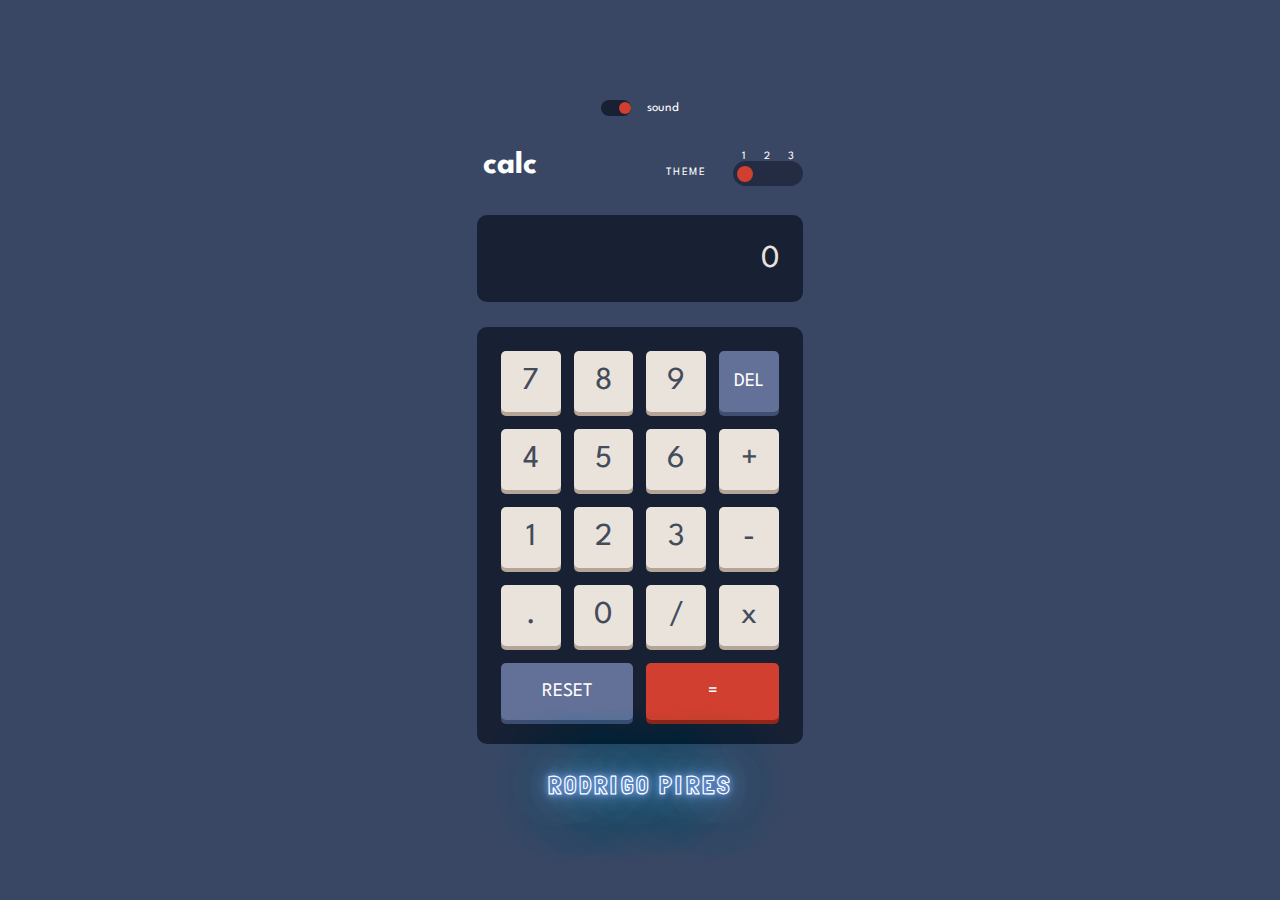
<file: index.html>
<!DOCTYPE html>
<html lang="pt-br">

<head>
  <meta charset="UTF-8">
  <meta name="viewport" content="width=device-width, initial-scale=1.0">
  <!-- displays site properly based on user's device -->

  <link rel="icon" type="image/png" sizes="32x32" href="./images/favicon-32x32.png">
  <link rel="stylesheet" href="./css/style.css">

  <title>Frontend Mentor | Calculator app</title>


</head>

<body>

  <main class="container">

    <div class="range">
      <input type="range" name="range__sound" id="range__sound" value="1" min="0" max="1" class="range__sound">
      <label for="range__sound" class="range__label">sound</label>
    </div>

    <header class="init">
      <h3 class="init__text">calc</h3>
      <label for="init__theme" class="init__label">THEME</label>

      <div class="init__themes">
        <div class="init__numbers">
          <span>1</span>
          <span>2</span>
          <span>3</span>
        </div>

        <input type="range" name="init__theme" id="init__theme" value="1" min="1" max="3" class="init__theme">
      </div>

    </header>

    <section class="calculator">
      
      <div class="calculator__display">
        <div class="calculator__main">0</div>
        <div class="calculator__mini"></div>
      </div>
      <div class="calculator__buttons">

        <button class="calculator__button btns" id="digit7">7</button>
        <button class="calculator__button btns" id="digit8">8</button>
        <button class="calculator__button btns" id="digit9">9</button>
        <button class="calculator__button--del btns" id="keydel">DEL</button>
        <button class="calculator__button btns" id="digit4">4</button>
        <button class="calculator__button btns" id="digit5">5</button>
        <button class="calculator__button btns" id="digit6">6</button>
        <button class="calculator__button btns" id="operator+">+</button>
        <button class="calculator__button btns" id="digit1">1</button>
        <button class="calculator__button btns" id="digit2">2</button>
        <button class="calculator__button btns" id="digit3">3</button>
        <button class="calculator__button btns" id="operator-">-</button>
        <button class="calculator__button btns" id="key.">.</button>
        <button class="calculator__button btns" id="digit0">0</button>
        <button class="calculator__button btns" id="operator/">/</button>
        <button class="calculator__button btns" id="operatorx">x</button>
        <button class="calculator__button--reset btns" id="keyreset">RESET</button>
        <button class="calculator__button--equal btns" id="key=">=</button>

      </div>

    </section>

    <footer class="link">
        <a href="./pages/mario.html" class="link__neon">click here and remember your childhood</a>
        <a href="https://github.com/rodrigompires" class="link__neon2">rodrigo pires</a>
        <a href="https://github.com/rodrigompires" class="link__neon3">developer</a>
    </footer>

  </main>

  <script src="./js/scripts.js"></script>
</body>

</html>
</file>
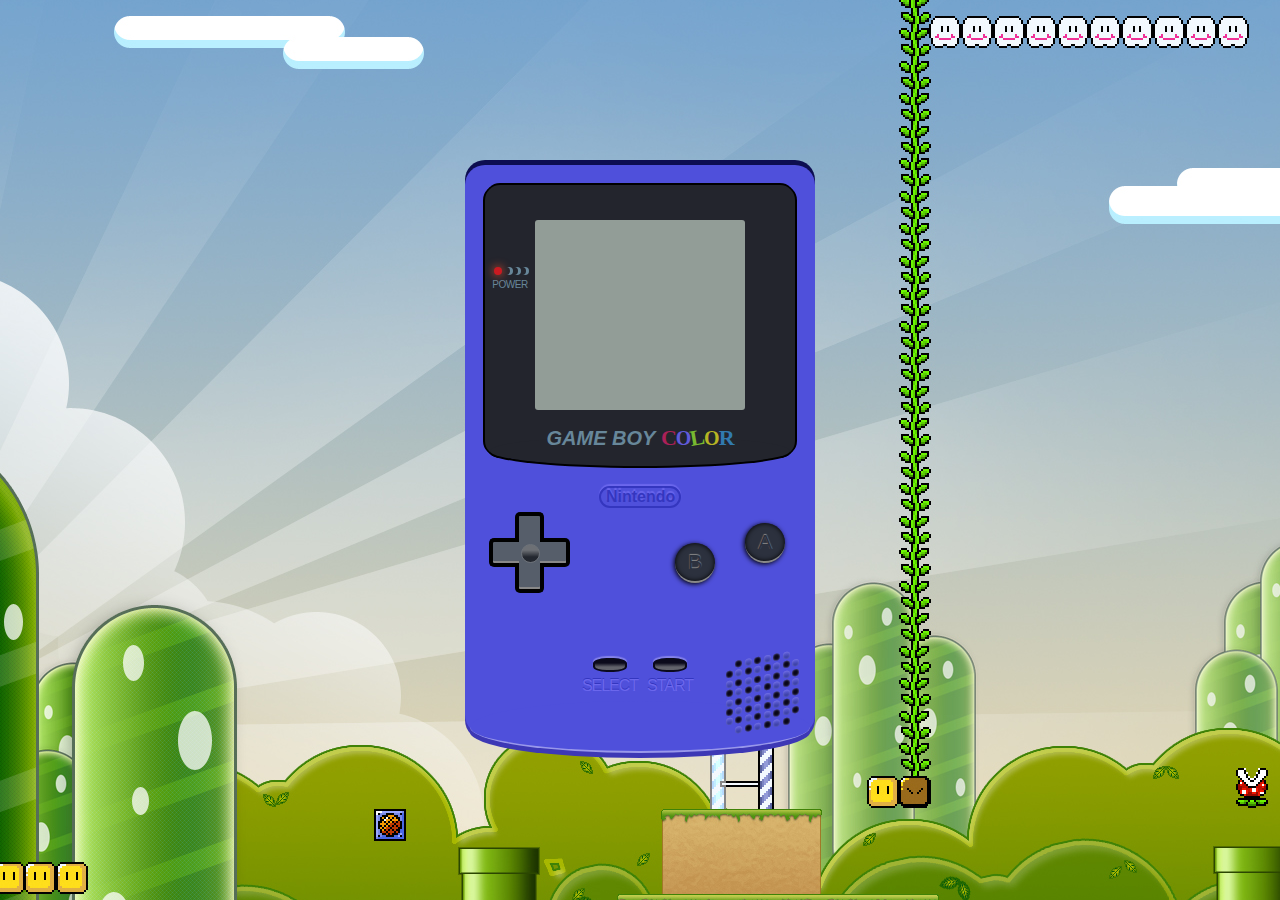
<file: pages/mario.html>
<!DOCTYPE html>
<html lang="pt-br">

<head>
  <meta charset="UTF-8">
  <meta http-equiv="X-UA-Compatible" content="IE=edge">
  <meta name="viewport" content="width=device-width, initial-scale=1.0">
  <meta name="description" content="Game Mario">
  <meta name="keywords" content="HTML, CSS, JavaScript">
  <meta name="author" content="Rodrigo Pires">
  <link rel="stylesheet" href="../css/gameboy.css">
  <script defer src="../js/mario.js"></script>
  
  <title>Game Mario</title>
</head>

<body>
  <main class="gameboy" id="GameBoy">

    <div class="screen-area">

      <div class="power" id="power">
        <div class="indicator">
          <div class="led"></div>
          <span class="arc" style="z-index:2"></span>
          <span class="arc" style="z-index:1"></span>
          <span class="arc" style="z-index:0"></span>
        </div>
        POWER
      </div>

      <div class="display" id="mainCanvas">
        <div class="display__loader">

          <div class="display__final">
            <div class="display__name">
              <a href="https://github.com/rodrigompires" class="display__link">
                <span class="display__text--r letter">R</span>
                <span class="display__text--o letter">O</span>
                <span class="display__text--d letter">D</span>
                <span class="display__text--r letter">R</span>
                <span class="display__text--i letter">I</span>
                <span class="display__text--g letter">G</span>
                <span class="display__text--o letter">O</span>
              </a>  
            </div>
            <a href="https://github.com/rodrigompires" class="display__link">
              <div class="display__sname">
                <span class="display__text--p letter">P</span>
                <span class="display__text--i letter">I</span>
                <span class="display__text--r letter">R</span>
                <span class="display__text--e letter">E</span>
                <span class="display__text--s letter">S</span>
              </div>
            </a>
         </div>

          <!-- <a href="#" class="display__neon5">rodrigo pires developer</a> -->
        </div>
        <div class="display__board">

          <div class="display__salutation">Welcome!
            Also use: <br>
            Delete = On/Off <br>
            Enter = Start<br>
            1 = Item <br>
            2 = Jump <br>
            3 = Jump <br>
            Try to save the princess<br>
            There are 2 endings
            <br>Good luck! 😀</div>
          <img src="../images/clouds.png" alt="clouds" class="display__clouds">
          <img src="../images/clouds.png" alt="clouds" class="display__clouds2">
          <img src="../images/clouds.png" alt="clouds" class="display__clouds3">
          <img src="../images/block.gif" alt="block ?" class="display__blocki">
          <img src="../images/b4.gif" alt="enemy" class="display__enemy">
          <img src="../images/goomba.gif" alt="enemy" class="display__goomba">
          <img src="../images/koppa.gif" alt="" class="display__koppa">
          <img src="../images/coin.png" alt="clouds" class="display__coin">
          <img src="../images/on.png" alt="bloco on" class="display__on">
          <img src="../images/off.png" alt="bloco on" class="display__off">
          <img src="../images/mario.gif" alt="mario" class="display__mario">
          <img src="../images/obj1.png" alt="enemies" class="display__obj">
          <img src="../images/poste.svg" alt="gate" class="display__gate">
          <div class="display__item"></div>
          <div class="display__gold">100</div>
          <img src="../images/flower.png" alt="flower" class="display__flower">
          <img src="../images/princess.png" alt="princess" class="display__princess">
          <img src="../images/eu.svg" alt="minha foto" class="display__photo">
          <img src="../images/fogos.gif" alt="fireworks" class="display__fireworks">  
          <img src="../images/yoshi.gif" alt="yoshi" class="display__yoshi">       
          <img src="../images/greenegg.gif" alt="egg yoshi" class="display__egg">     
          <img src="../images/babymario.gif" alt="egg yoshi" class="display__babymario">
          <img src="../images/Baby_Mario_Crying.gif" alt="egg yoshi" class="display__babymariocrying">
          <img src="../images/trio.gif" alt="three ghosts" class="display__ghosts">
        </div>
      </div>

      <div class="label">
        <div class="title">GAME BOY</div>
        <div class="subtitle">
          <span class="c">C</span><!--
       --><span class="o1">O</span><!--
       --><span class="l">L</span><!--
       --><span class="o2">O</span><!--
       --><span class="r">R</span>
        </div>
      </div>

    </div>

    <div class="nintendo">Nintendo</div>

    <div class="controls">
      <div class="dpad">
        <div class="up"><i class="fa fa-caret-up"></i></div>
        <div class="right"><i class="fa fa-caret-right"></i></div>
        <div class="down"><i class="fa fa-caret-down"></i></div>
        <div class="left"><i class="fa fa-caret-left"></i></div>
        <div class="middle"></div>
      </div>
      <div class="a-b">
        <div class="b btn" id="b">B</div>
        <div class="a btn" id="a">A</div>
      </div>
    </div>

    <div class="start-select">
      <div class="select" id="select">SELECT</div>
      <div class="start" id="start">START</div>
    </div>

    <div class="speaker">
      <div class="dot placeholder"></div>
      <div class="dot open"></div>
      <div class="dot closed"></div>
      <div class="dot open"></div>
      <div class="dot closed"></div>
      <div class="dot open"></div>
      <div class="dot closed"></div>
      <div class="dot placeholder"></div>

      <div class="dot open"></div>
      <div class="dot closed"></div>
      <div class="dot open"></div>
      <div class="dot closed"></div>
      <div class="dot open"></div>
      <div class="dot closed"></div>
      <div class="dot open"></div>
      <div class="dot closed"></div>

      <div class="dot closed"></div>
      <div class="dot open"></div>
      <div class="dot closed"></div>
      <div class="dot open"></div>
      <div class="dot closed"></div>
      <div class="dot open"></div>
      <div class="dot closed"></div>
      <div class="dot open"></div>

      <div class="dot open"></div>
      <div class="dot closed"></div>
      <div class="dot open"></div>
      <div class="dot closed"></div>
      <div class="dot open"></div>
      <div class="dot closed"></div>
      <div class="dot open"></div>
      <div class="dot closed"></div>

      <div class="dot closed"></div>
      <div class="dot open"></div>
      <div class="dot closed"></div>
      <div class="dot open"></div>
      <div class="dot closed"></div>
      <div class="dot open"></div>
      <div class="dot closed"></div>
      <div class="dot open"></div>

      <div class="dot open"></div>
      <div class="dot closed"></div>
      <div class="dot open"></div>
      <div class="dot closed"></div>
      <div class="dot open"></div>
      <div class="dot closed"></div>
      <div class="dot open"></div>
      <div class="dot closed"></div>

      <div class="dot closed"></div>
      <div class="dot open"></div>
      <div class="dot closed"></div>
      <div class="dot open"></div>
      <div class="dot closed"></div>
      <div class="dot open"></div>
      <div class="dot closed"></div>
      <div class="dot open"></div>

      <div class="dot placeholder"></div>
      <div class="dot closed"></div>
      <div class="dot open"></div>
      <div class="dot closed"></div>
      <div class="dot open"></div>
      <div class="dot closed"></div>
      <div class="dot open"></div>
      <div class="dot placeholder"></div>
    </div>

  </main>


</body>

</html>
</file>
<file: css/style.css>
@import url("https://fonts.googleapis.com/css2?family=League+Spartan:wght@700&display=swap");
@import url("https://fonts.googleapis.com/css2?family=Londrina+Outline&display=swap");
* {
  padding: 0;
  margin: 0;
  box-sizing: border-box;
  font-size: 32px;
  font-family: "League Spartan", sans-serif;
}

body {
  min-width: 375px;
  max-width: 1440px;
  min-height: 100vh;
  margin: 0 auto;
  transition: all 0.5s ease;
  background-color: hsl(222deg, 26%, 31%);
}

.container {
  display: flex;
  flex-direction: column;
  align-items: center;
  justify-content: center;
  margin: 0 auto;
  width: 11rem;
  height: 100vh;
}

.range {
  display: flex;
  align-items: center;
  justify-content: center;
  gap: 0.5rem;
}
.range__sound {
  appearance: none;
  width: 30px;
  height: 16px;
  border-radius: 15px;
  background-color: hsl(224deg, 36%, 15%);
}
.range__sound::-webkit-slider-thumb {
  -webkit-appearance: none;
  appearance: none;
  background-color: hsl(6deg, 63%, 50%);
  width: 12px;
  height: 12px;
  border-radius: 50%;
}
.range__sound::-moz-range-thumb {
  -moz-appearance: none;
  appearance: none;
  background-color: hsl(6deg, 63%, 50%);
  width: 12px;
  height: 12px;
  border-radius: 50%;
  border: none;
}
.range__label {
  font-size: 0.4rem;
  color: white;
}

.init {
  width: 10.19rem;
  display: flex;
  flex-direction: row;
  justify-content: space-between;
  padding: 1.1rem 0 0.9rem 0;
}
.init__text {
  display: block;
  color: #FFFFFF;
  margin-left: 0.18rem;
}
.init__label {
  align-self: center;
  font-size: 0.35rem;
  color: #FFFFFF;
  margin-left: 3.2rem;
  margin-top: 0.2rem;
  letter-spacing: 0.05rem;
}
.init__themes {
  display: flex;
  flex-direction: column;
}
.init__numbers {
  display: flex;
  justify-content: space-around;
}
.init__numbers span {
  color: #FFFFFF;
  font-size: 0.35rem;
}
.init__theme {
  appearance: none;
  width: 70px;
  height: 25px;
  border-radius: 50px;
  align-self: center;
  background-color: hsl(223deg, 31%, 20%);
  align-self: center;
  padding: 0 3px 0 4px;
  -webkit-appearance: none;
  cursor: pointer;
}
.init__theme::-webkit-slider-thumb {
  -webkit-appearance: none;
  appearance: none;
  background-color: hsl(6deg, 63%, 50%);
  width: 16px;
  height: 16px;
  border-radius: 50%;
}
.init__theme::-moz-range-thumb {
  -moz-appearance: none;
  appearance: none;
  background-color: hsl(6deg, 63%, 50%);
  width: 16px;
  height: 16px;
  border-radius: 50%;
  border: none;
}

.calculator {
  width: 10.19rem;
}
.calculator__display {
  display: flex;
  flex-direction: column-reverse;
  align-items: flex-end;
  padding: 28px 23px;
  width: 100%;
  height: 2.72rem;
  margin-bottom: 25px;
  border-radius: 10px;
  color: hsl(30deg, 25%, 89%);
  font-size: 1.22rem;
  background-color: hsl(224deg, 36%, 15%);
  overflow: hidden;
  row-gap: 0.3rem;
}
.calculator__mini {
  font-size: 0.4rem;
}
.calculator__buttons {
  display: grid;
  grid-template-columns: repeat(4, 1fr);
  background-color: hsl(224deg, 36%, 15%);
  padding: 24px;
  border-radius: 10px;
  column-gap: 13px;
  row-gap: 17px;
  user-select: none;
}
.calculator__button {
  border: none;
  border-radius: 5px;
  background-color: hsl(30deg, 25%, 89%);
  color: hsl(221deg, 14%, 31%);
  padding: 16px;
  cursor: pointer;
  box-shadow: 0 4px hsl(28deg, 16%, 65%);
  outline: none;
}
.calculator__button:hover {
  background-color: #FFFFFF;
}
.calculator__button.clicked {
  background-color: #FFFFFF;
  transform: translateY(4px);
  box-shadow: 0 4px #FFFFFF;
}
.calculator__button--del {
  font-size: 0.6rem;
  color: #FFFFFF;
  background-color: hsl(225deg, 21%, 49%);
  border: none;
  border-radius: 5px;
  box-shadow: 0 4px hsl(224deg, 28%, 35%);
  cursor: pointer;
}
.calculator__button--del:hover {
  background-color: #A2B2E3;
}
.calculator__button--del.clicked {
  background-color: #A2B2E3;
  transform: translateY(4px);
}
.calculator__button--reset {
  grid-column: 1/3;
  font-size: 0.6rem;
  padding: 20px;
  color: #FFFFFF;
  background-color: hsl(225deg, 21%, 49%);
  border: none;
  border-radius: 5px;
  box-shadow: 0 4px hsl(224deg, 28%, 35%);
  cursor: pointer;
}
.calculator__button--reset:hover {
  background-color: #A2B2E3;
}
.calculator__button--reset.clicked {
  background-color: #A2B2E3;
  transform: translateY(4px);
}
.calculator__button--equal {
  grid-column: 3/5;
  font-size: 0.6rem;
  padding: 20px;
  color: #FFFFFF;
  background-color: hsl(6deg, 63%, 50%);
  border: none;
  border-radius: 5px;
  box-shadow: 0 4px hsl(6deg, 70%, 34%);
  cursor: pointer;
}
.calculator__button--equal:hover {
  background-color: #F96C5B;
}
.calculator__button--equal.clicked {
  background-color: #F96C5B;
  transform: translateY(4px);
}

body.two {
  background-color: hsl(0deg, 0%, 90%);
}
body.two .range__sound {
  background-color: hsl(0deg, 5%, 81%);
}
body.two .init__text {
  color: hsl(60deg, 10%, 19%);
}
body.two .init__label {
  color: hsl(60deg, 10%, 19%);
}
body.two .init__numbers span {
  color: hsl(60deg, 10%, 19%);
}
body.two .init__theme {
  background-color: hsl(0deg, 5%, 81%);
}
body.two .init__theme::-webkit-slider-thumb:hover {
  background-color: #FF8B38;
}
body.two .calculator__display {
  color: hsl(60deg, 10%, 19%);
  background-color: hsl(0deg, 0%, 100%);
}
body.two .calculator__buttons {
  background-color: hsl(0deg, 5%, 81%);
}
body.two .calculator__button {
  background-color: hsl(45deg, 7%, 89%);
  box-shadow: 0 4px hsl(35deg, 11%, 61%);
  color: hsl(60deg, 10%, 19%);
}
body.two .calculator__button:hover {
  background-color: #FFFFFF;
}
body.two .calculator__button.clicked {
  background-color: #FFFFFF;
  box-shadow: 0 4px #FFFFFF;
}
body.two .calculator__button--del {
  background-color: hsl(185deg, 42%, 37%);
  box-shadow: 0 4px hsl(185deg, 58%, 25%);
}
body.two .calculator__button--del:hover {
  background-color: #62B5BC;
}
body.two .calculator__button--del.clicked {
  background-color: #62B5BC;
  box-shadow: 0 4px hsl(185deg, 58%, 25%);
}
body.two .calculator__button--reset {
  background-color: hsl(185deg, 42%, 37%);
  box-shadow: 0 4px hsl(185deg, 58%, 25%);
}
body.two .calculator__button--reset:hover {
  background-color: #62B5BC;
}
body.two .calculator__button--reset.clicked {
  background-color: #62B5BC;
  box-shadow: 0 4px hsl(185deg, 58%, 25%);
}
body.two .calculator__button--equal {
  background-color: hsl(25deg, 98%, 40%);
  box-shadow: 0 4px hsl(25deg, 99%, 27%);
}
body.two .calculator__button--equal:hover {
  background-color: #FF8B38;
}
body.two .calculator__button--equal.clicked {
  background-color: #FF8B38;
  box-shadow: 0 4px hsl(25deg, 99%, 27%);
}
body.two .link__neon2 {
  text-shadow: 0 0 5px #EA4A46, 0 0 10px #EA4A46, 0 0 20px #EA4A46, 0 0 40px #EA4A46, 0 0 80px #EA4A46, 0 0 100px #EA4A46, 0 0 120px #EA4A46;
}
body.two .link__neon3 {
  display: block;
  text-shadow: 0 0 5px #EA4A46, 0 0 10px #EA4A46, 0 0 20px #EA4A46, 0 0 40px #EA4A46, 0 0 80px #EA4A46, 0 0 100px #EA4A46, 0 0 120px #EA4A46;
}

body.three {
  background-color: hsl(268deg, 75%, 9%);
}
body.three .range__sound {
  background-color: hsl(268deg, 71%, 12%);
}
body.three .init__text {
  color: hsl(52deg, 100%, 62%);
}
body.three .init__label {
  color: hsl(52deg, 100%, 62%);
}
body.three .init__numbers span {
  color: hsl(52deg, 100%, 62%);
}
body.three .init__theme {
  background-color: hsl(268deg, 71%, 12%);
}
body.three .init__theme::-webkit-slider-thumb {
  background-color: #00DECF;
}
body.three .init__theme::-webkit-slider-thumb:hover {
  background-color: #94FFF9;
}
body.three .calculator__display {
  color: hsl(52deg, 100%, 62%);
  background-color: #1E0836;
}
body.three .calculator__buttons {
  background-color: #1E0836;
}
body.three .calculator__button {
  background-color: #331B4D;
  box-shadow: 0 4px hsl(290deg, 70%, 36%);
  color: hsl(52deg, 100%, 62%);
}
body.three .calculator__button:hover {
  background-color: #6B34AC;
}
body.three .calculator__button.clicked {
  background-color: #6B34AC;
  box-shadow: 0 4px #6B34AC;
}
body.three .calculator__button--del {
  background-color: #56077C;
  box-shadow: 0 4px hsl(290deg, 70%, 36%);
}
body.three .calculator__button--del:hover {
  background-color: #8332B1;
}
body.three .calculator__button--del.clicked {
  background-color: #8332B1;
  box-shadow: 0 4px hsl(185deg, 58%, 25%);
}
body.three .calculator__button--reset {
  background-color: #56077C;
  box-shadow: 0 4px hsl(290deg, 70%, 36%);
}
body.three .calculator__button--reset:hover {
  background-color: #8332B1;
}
body.three .calculator__button--reset.clicked {
  background-color: #8332B1;
  box-shadow: 0 4px hsl(290deg, 70%, 36%);
}
body.three .calculator__button--equal {
  background-color: #00DECF;
  box-shadow: 0 4px #94FFF9;
  color: hsl(198deg, 20%, 13%);
}
body.three .calculator__button--equal:hover {
  background-color: #94FFF9;
}
body.three .calculator__button--equal.clicked {
  background-color: #94FFF9;
  box-shadow: 0 4px #94FFF9;
}
body.three .link__neon {
  display: block;
  font-family: "Londrina Outline", cursive;
  font-size: 0.8rem;
  font-weight: 600;
  color: #fff;
  letter-spacing: 0.1rem;
  text-align: center;
  text-transform: uppercase;
  text-decoration: none;
  text-shadow: 0 0 5px #ff7bac, 0 0 10px #ff7bac, 0 0 20px #ff7bac, 0 0 40px #ff7bac, 0 0 80px #ff7bac, 0 0 100px #ff7bac, 0 0 120px #ff7bac;
  animation: blink 2s linear infinite;
}
body.three .link__neon2 {
  display: none;
}

@keyframes blink {
  80%, 90%, 99% {
    opacity: 1;
  }
  85%, 87%, 96%, 98% {
    opacity: 0.2;
  }
  86%, 89%, 97% {
    opacity: 0.8;
  }
}
.link {
  width: 100%;
  margin-top: 0.8rem;
  text-align: center;
}
.link__neon {
  display: none;
}
.link__neon2 {
  display: block;
}
.link__neon3 {
  display: none;
}
.link__neon2, .link__neon3 {
  font-family: "Londrina Outline", cursive;
  font-size: 0.8rem;
  font-weight: 600;
  color: #fff;
  letter-spacing: 0.1rem;
  text-align: center;
  text-transform: uppercase;
  text-decoration: none;
  text-shadow: 0 0 5px #7babff, 0 0 10px #7babff, 0 0 20px #7babff, 0 0 40px #7babff, 0 0 80px #7babff, 0 0 100px #7babff, 0 0 120px #7babff;
  animation: blink 2s linear infinite;
}/*# sourceMappingURL=style.css.map */
</file>
<file: css/gameboy.css>
@font-face {
  font-family: "Mario";
  src: url(../font/Super-Mario-World.ttf) format("truetype");
}
@font-face {
  font-family: "Mario Menu";
  src: url(../font/Chlorinp.ttf) format("truetype");
}
@font-face {
  font-family: "Mario S";
  src: url(../font/SuperMario256.ttf) format("truetype");
}
.gameboy {
  position: relative;
  width: 350px;
  height: 570px;
  border-radius: 20px;
  padding: 20px;
  background-color: #4f50db;
  box-shadow: 0px -5px 0px #0d0e51, 0px 5px 0px #3d38b5;
  font-family: sans-serif;
  -webkit-user-select: none;
  cursor: default;
  /*
  &::before {
    content:'';
    display:block;
    position:absolute;
    top:calc(100% - 200px);
    left:20%;
    width:60%;
    height:150px;
    border-radius:20px;
    background-color:#4f50db;
    box-shadow:0px 50px 200px #aaa;
    z-index:1;
  }*/
}
.gameboy::after {
  content: "";
  display: block;
  position: absolute;
  top: calc(100% - 34px);
  left: 5px;
  width: calc(100% - 10px);
  height: 50px;
  border-radius: 50%;
  background-color: #4f50db;
  box-shadow: 0px 5px 0px #3d38b5;
  border-bottom: 2px solid #9998eb;
}
.gameboy .screen-area {
  position: relative;
  padding: 35px 50px 5px 50px;
  border-radius: 15px 15px 15px 15px;
  background-color: #23252d;
  color: #67879a;
  box-shadow: 0px 2px 0px black, 0px -2px 0px black, -2px 0px 0px black, 2px 0px 0px black;
}
.gameboy .screen-area::after {
  content: "";
  display: block;
  position: absolute;
  top: calc(100% - 20px);
  left: 5px;
  width: calc(100% - 10px);
  height: 30px;
  border-radius: 50%;
  background-color: #23252d;
  box-shadow: 0px 2px 0px black;
}
.gameboy .screen-area .power {
  position: absolute;
  display: block;
  width: 50px;
  left: 0px;
  top: 80px;
  font-size: 10px;
  letter-spacing: -0.5px;
  text-align: center;
  cursor: pointer;
}
.gameboy .screen-area .power .indicator {
  line-height: 14px;
}
.gameboy .screen-area .power .indicator .led {
  position: relative;
  display: inline-block;
  background-color: #ca1a21;
  width: 8px;
  height: 8px;
  border-radius: 50%;
  box-shadow: 0px 0px 10px #ff552e;
  z-index: 5;
}
.gameboy .screen-area .power .indicator .arc {
  position: relative;
  display: inline-block;
  width: 8px;
  height: 8px;
  margin-left: -2px;
}
.gameboy .screen-area .power .indicator .arc::before {
  position: absolute;
  left: 3px;
  content: "";
  display: inline-block;
  width: 8px;
  height: 8px;
  border-radius: 50%;
  background-color: #67879a;
}
.gameboy .screen-area .power .indicator .arc::after {
  position: absolute;
  left: 0px;
  content: "";
  display: inline-block;
  width: 8px;
  height: 8px;
  border-radius: 50%;
  background-color: #23252d;
}
.gameboy .screen-area .display {
  background-color: #929d97;
  height: 190px;
  width: 210px;
  border-radius: 3px;
  margin-bottom: 15px;
}
.gameboy .screen-area .label {
  position: relative;
  text-align: center;
  font-size: 20px;
  z-index: 5;
}
.gameboy .screen-area .label .title {
  display: inline;
  font-weight: bold;
  font-style: italic;
}
.gameboy .screen-area .label .subtitle {
  display: inline;
  font-family: "Comic Sans MS";
  font-weight: bold;
  font-size: 22px;
  letter-spacing: -1px;
}
.gameboy .screen-area .label .subtitle .c,
.gameboy .screen-area .label .subtitle .o1,
.gameboy .screen-area .label .subtitle .l,
.gameboy .screen-area .label .subtitle .o2,
.gameboy .screen-area .label .subtitle .r {
  display: inline-block;
}
.gameboy .screen-area .label .subtitle .c {
  color: #aa2058;
}
.gameboy .screen-area .label .subtitle .o1 {
  color: #605bd9;
  font-size: 20px;
}
.gameboy .screen-area .label .subtitle .l {
  color: #78b930;
  transform: rotateZ(-10deg);
}
.gameboy .screen-area .label .subtitle .o2 {
  color: #b6b524;
  font-size: 20px;
}
.gameboy .screen-area .label .subtitle .r {
  color: #317aaf;
}
.gameboy .nintendo {
  padding: 0px 5px;
  width: 82px;
  color: #3436bf;
  font-weight: bold;
  text-align: center;
  margin: 0 auto;
  border: 2px solid #3436bf;
  border-radius: 11px;
  margin-top: 30px;
  text-shadow: 0px -2px 1px #6b67ed;
  box-shadow: 0px -2px 1px #6b67ed;
}
.gameboy .controls {
  display: flex;
  justify-content: space-between;
}
.gameboy .controls .dpad {
  position: relative;
  display: inline-block;
  width: 90px;
  height: 90px;
  z-index: 5;
}
.gameboy .controls .dpad > * {
  width: 33%;
  height: 33%;
  position: absolute;
  background-color: #565e6a;
}
.gameboy .controls .dpad > * i {
  position: relative;
  display: block;
  margin: 0 auto;
  text-align: center;
  height: 100%;
  font-size: 28px;
  color: #333a4a;
  text-shadow: 0px -0.5px 0px #aaa;
}
.gameboy .controls .dpad .up {
  top: calc(0% + 4px);
  left: 33%;
  border-top: 4px solid black;
  border-left: 4px solid black;
  border-right: 4px solid black;
  border-radius: 5px 5px 0px 0px;
}
.gameboy .controls .dpad .up:active {
  background: linear-gradient(to top, #565e6a 0%, #333 100%);
}
.gameboy .controls .dpad .up i {
  top: -5px;
}
.gameboy .controls .dpad .right {
  top: 33%;
  left: calc(66% - 4px);
  border-top: 4px solid black;
  border-bottom: 4px solid black;
  border-right: 4px solid black;
  border-radius: 0px 5px 5px 0px;
  box-shadow: 0px -2px 0px #888 inset;
}
.gameboy .controls .dpad .right:active {
  background: linear-gradient(to right, #565e6a 0%, #333 100%);
}
.gameboy .controls .dpad .right i {
  top: -5px;
}
.gameboy .controls .dpad .down {
  top: calc(66% - 4px);
  left: 33%;
  border-left: 4px solid black;
  border-bottom: 4px solid black;
  border-right: 4px solid black;
  border-radius: 0px 0px 5px 5px;
  box-shadow: 0px -2px 0px #888 inset;
}
.gameboy .controls .dpad .down:active {
  background: linear-gradient(to bottom, #565e6a 0%, #333 100%);
}
.gameboy .controls .dpad .left {
  top: 33%;
  left: calc(0% + 4px);
  border-top: 4px solid black;
  border-bottom: 4px solid black;
  border-left: 4px solid black;
  border-radius: 5px 0px 0px 5px;
  box-shadow: 0px -2px 0px #888 inset;
}
.gameboy .controls .dpad .left i {
  top: -5px;
}
.gameboy .controls .dpad .left:active {
  background: linear-gradient(to left, #565e6a 0%, #333 100%);
}
.gameboy .controls .dpad .middle {
  top: 33%;
  left: 33%;
  z-index: -5;
}
.gameboy .controls .dpad .middle::after {
  content: "";
  position: absolute;
  top: 20%;
  left: 20%;
  display: inline-block;
  border: 1px solid #6e737a;
  background: linear-gradient(to bottom, #6d7075 0%, #6d7075 30%, #23272f 70%, #23272f 100%);
  border-radius: 50%;
  height: 60%;
  width: 60%;
}
.gameboy .controls .dpad .up-down {
  background-color: #565e6a;
  border: 4px solid black;
  border-radius: 5px;
  width: 20px;
  height: 60px;
}
.gameboy .controls .dpad .left-right {
  background-color: #565e6a;
  border: 4px solid black;
  border-radius: 5px;
  width: 60px;
  height: 20px;
}
.gameboy .controls .a-b {
  position: relative;
  display: inline-block;
  width: 120px;
  height: 90px;
}
.gameboy .controls .a-b .a,
.gameboy .controls .a-b .b {
  position: absolute;
  display: inline-block;
  font-size: 22px;
  width: 40px;
  height: 40px;
  line-height: 40px;
  border-radius: 50%;
  background-color: #2c313e;
  border-bottom: 2px solid #888;
  box-shadow: -1px 1px 5px black, 0px 0px 5px black inset;
  text-shadow: 0px -1px 1px #888;
  color: #2c313e;
  text-align: center;
  -webkit-user-select: none;
  cursor: pointer;
  transition: box-shadow 0.1s ease-out, border 0.1s ease-out, line-height 0.2s ease-out;
}
.gameboy .controls .a-b .a:active,
.gameboy .controls .a-b .b:active {
  box-shadow: -1px 1px 1px black, 0px 0px 5px black inset;
  border-width: 0px;
  line-height: 45px;
}
.gameboy .controls .a-b .a {
  top: 15px;
  right: 10px;
}
.gameboy .controls .a-b .b {
  top: 35px;
  left: 0%;
}
.gameboy .start-select {
  width: 100%;
  height: 60px;
  display: flex;
  justify-content: center;
}
.gameboy .start-select .select,
.gameboy .start-select .start {
  display: inline-block;
  color: #6b67ed;
  text-shadow: 0px -1px 0px #3436bf;
  letter-spacing: -1px;
  width: 60px;
  font-size: 16px;
  text-align: center;
  margin-top: 60px;
}
.gameboy .start-select .select::before,
.gameboy .start-select .start::before {
  content: "";
  display: block;
  margin: 0 auto;
  width: 30px;
  height: 10px;
  margin-bottom: 5px;
  border-radius: 40%;
  background: linear-gradient(to bottom, #0b0a1c 0%, #0b0a1c 30%, #62636c 70%, #62636c 100%);
  background-repeat: no-repeat;
  border: 2px solid #0b0a1c;
  box-shadow: 0px -2px 1px #8482e9;
  cursor: pointer;
}
.gameboy .start-select .select:active::before,
.gameboy .start-select .start:active::before {
  background: linear-gradient(to bottom, #0b0a1c 0%, #0b0a1c 50%, #62636c 100%);
}
.gameboy .speaker {
  position: absolute;
  display: flex;
  width: 75px;
  height: 75px;
  right: 15px;
  bottom: 5px;
  justify-content: space-between;
  flex-wrap: wrap;
  z-index: 100;
  transform: skewY(-10deg);
}
.gameboy .speaker .dot {
  width: 7px;
  height: 7px;
  margin: 1px;
  border-radius: 50%;
}
.gameboy .speaker .dot.placeholder {
  background-color: transparent;
}
.gameboy .speaker .dot.open {
  background-color: #0a0717;
  box-shadow: 0px 0px 2px #7c7be0 inset;
}
.gameboy .speaker .dot.closed {
  background: linear-gradient(to bottom, #6664e5 0%, #2d3590 100%);
  box-shadow: 0px 0px 2px #7c7be0 inset;
}

* {
  box-sizing: border-box;
}

html,
body {
  width: 100%;
  height: 100%;
  margin: 0;
}

body {
  padding: 30px;
  display: flex;
  justify-content: center;
  align-items: center;
  background-image: url(../images/bkg.jpg);
  background-position: center;
  background-repeat: no-repeat;
  background-size: auto;
}

.gameboy {
  margin: 0 auto;
}
.gameboy.on .display__board {
  display: block;
}
.gameboy.on .power .indicator .led {
  background: green;
}

.display__salutation {
  text-align: center;
  font-family: "Mario";
  font-size: 8px;
  color: black;
  position: absolute;
  display: flex;
  align-items: center;
  justify-content: center;
  margin-left: 25%;
  top: 25%;
  width: 50%;
  height: auto;
}
.display__blocki {
  width: 25px;
  position: absolute;
  top: 70px;
  right: -40px;
}
.display__blocki.start {
  animation: blocki 7s infinite linear;
}
.display__koppa {
  position: absolute;
  width: 45px;
  transform: rotateY(180deg);
  bottom: -9px;
  right: -40px;
}
.display__koppa.start {
  animation: koppa 5s linear forwards;
}
.display__gold {
  position: absolute;
  color: #F8D721;
  font-family: "Mario";
  width: auto;
  height: auto;
  font-size: 0.7rem;
  top: 5px;
  left: 20px;
  display: none;
}
.display__enemy {
  position: absolute;
  width: 35px;
  right: 30px;
  top: -40px;
}
.display__enemy.start {
  animation: enemy 5s linear forwards;
}
.display__img {
  width: 15px;
  border-radius: 50%;
}
.display__board {
  width: 100%;
  height: 100%;
  background: linear-gradient(#87ceeb, #e0f6ff);
  position: relative;
  overflow: hidden;
  border-bottom: 5px solid green;
  display: none;
}
.display__board.start {
  transform: rotateY(180deg);
  transition: all 0.2s linear;
}
.display__obj {
  width: 18px;
  position: absolute;
  bottom: 0;
}
.display__obj.start {
  animation: enemies 1.5s infinite linear;
}
.display__mario {
  width: 40px;
  position: absolute;
  bottom: 0;
}
.display__mario.jump {
  animation: jump-mario 500ms ease-out;
}
.display__mario.start {
  animation: mario 5s forwards linear;
}
.display__clouds {
  width: 100px;
  position: absolute;
  animation: clouds 15s infinite linear;
}
.display__clouds2 {
  position: absolute;
  width: 100px;
  top: 20px;
  animation: clouds2 25s infinite linear;
}
.display__clouds3 {
  position: absolute;
  width: 100px;
  top: 40px;
  animation: clouds3 19s infinite linear;
}
.display__coin {
  position: absolute;
  width: 15px;
  bottom: 60px;
  right: -40px;
}
.display__coin.start {
  animation: coin 6s infinite linear;
}
.display__on {
  position: absolute;
  width: 15px;
  bottom: 60px;
  right: -40px;
}
.display__on.start {
  animation: on 2.2s infinite linear;
}
.display__off {
  position: absolute;
  width: 15px;
  bottom: 60px;
  right: -40px;
  display: none;
}
.display__off.start {
  animation: on 2.2s infinite linear;
}
.display__gate {
  width: 40px;
  position: absolute;
  bottom: -5px;
  right: -40px;
}
.display__gate.start {
  animation: gate 8s forwards linear;
}
.display__item {
  width: 25px;
  height: 25px;
  border: 3px solid #61A8F6;
  border-radius: 8px;
  position: absolute;
  left: 50%;
  transform: translateX(-50%);
}
.display__flower {
  width: 15px;
  position: absolute;
  left: 50%;
  top: 5px;
  transform: translateX(-50%);
}
.display__flower.start {
  animation: item 3s forwards linear;
}
.display__ghosts {
  position: absolute;
  width: 50px;
  top: 80px;
  transform: rotateY(180deg);
  right: 20px;
  display: none;
}
.display__ghosts.start {
  animation: ghosts 5s linear infinite;
}
.display__princess {
  width: 40px;
  position: absolute;
  bottom: 0;
  right: -40px;
}
.display__princess.start {
  animation: princess 5s forwards linear;
}
.display__photo {
  position: absolute;
  width: 30px;
  right: -30px;
  border-radius: 50%;
  border: 3px solid red;
}
.display__photo.start {
  animation: photo 2s forwards linear;
}
.display__fireworks {
  position: absolute;
  width: 100%;
  display: none;
}
.display__loader {
  position: absolute;
  height: 190px;
  width: 210px;
  z-index: 10;
  background: linear-gradient(45deg, #1c1d1f, #082032);
  display: flex;
  align-items: center;
  justify-content: center;
  opacity: 0;
}
.display__loader.start {
  animation: loader 30s forwards linear;
}
.display__final {
  display: flex;
  flex-direction: column;
  align-items: center;
}
.display__link {
  text-decoration: none;
}
.display span {
  font-family: "Mario S";
  font-size: 1.6rem;
}
.display__text--r {
  color: red;
}
.display__text--o {
  color: rgb(68, 68, 247);
}
.display__text--d {
  color: yellow;
}
.display__text--i {
  color: green;
}
.display__text--g {
  color: yellow;
}
.display__text--p {
  color: yellow;
}
.display__text--e {
  color: rgb(68, 68, 247);
}
.display__text--s {
  color: yellow;
}
.display__goomba {
  position: absolute;
  width: 15px;
  top: 92%;
  right: 80px;
  display: none;
}
.display__goomba.start {
  animation: goomba 1.1s linear forwards;
}
.display__yoshi {
  position: absolute;
  width: 23px;
  transform: rotateY(180deg);
  bottom: -4px;
  right: -40px;
}
.display__yoshi.start {
  animation: yoshi 5s linear forwards;
}
.display__egg {
  position: absolute;
  width: 18px;
  bottom: -2px;
  right: -50px;
}
.display__egg.start {
  animation: egg 5s linear forwards;
}
.display__babymariocrying {
  position: absolute;
  bottom: -1px;
  width: 25px;
  transform: rotateY(180deg);
  left: 60px;
  display: none;
}
.display__babymario {
  position: absolute;
  width: 25px;
  transform: rotateY(180deg);
  bottom: -5px;
  left: -50px;
}
.display__babymario.start {
  animation: babymario 5s linear forwards;
}

@keyframes enemies {
  from {
    right: -30px;
  }
  to {
    right: 100%;
  }
}
@keyframes jump-mario {
  0% {
    bottom: 0;
  }
  40% {
    bottom: 50px;
  }
  50% {
    bottom: 50px;
  }
  60% {
    bottom: 50px;
  }
  100% {
    bottom: 0;
  }
}
@keyframes clouds {
  from {
    right: -100px;
  }
  to {
    right: 100%;
  }
}
@keyframes clouds2 {
  from {
    right: -100px;
  }
  to {
    right: 100%;
  }
}
@keyframes clouds3 {
  from {
    right: -100px;
  }
  to {
    right: 100%;
  }
}
@keyframes gate {
  from {
    right: -40px;
  }
  to {
    right: 143px;
  }
}
@keyframes item {
  0% {
    top: 5px;
    opacity: 0;
  }
  25% {
    opacity: 0.5;
  }
  50% {
    opacity: 0.2;
  }
  75% {
    opacity: 0.8;
  }
  100% {
    top: 100%;
    opacity: 0;
  }
}
@keyframes princess {
  0% {
    right: -40px;
  }
  100% {
    right: 60px;
  }
}
@keyframes mario {
  0% {
    left: 0;
  }
  100% {
    left: 70px;
  }
}
@keyframes coin {
  0% {
    right: -40px;
  }
  100% {
    right: 100%;
  }
}
@keyframes photo {
  0% {
    right: -30px;
  }
  30% {
    right: 0px;
  }
  80% {
    right: 0px;
  }
  100% {
    right: -30px;
  }
}
@keyframes on {
  0% {
    right: -40px;
  }
  100% {
    right: 100%;
  }
}
@keyframes loader {
  0% {
    opacity: 0;
    display: none;
  }
  10% {
    opacity: 0.1;
  }
  20% {
    opacity: 0.3;
  }
  30% {
    opacity: 0.3;
  }
  40% {
    opacity: 0.4;
  }
  50% {
    opacity: 0.5;
  }
  60% {
    opacity: 0.6;
  }
  70% {
    opacity: 0.7;
  }
  80% {
    opacity: 0.8;
  }
  90% {
    opacity: 0.9;
  }
  100% {
    opacity: 1;
    display: flex;
  }
}
@keyframes blink2 {
  80%, 90%, 99% {
    opacity: 1;
  }
  85%, 87%, 96%, 98% {
    opacity: 0.2;
  }
  86%, 89%, 97% {
    opacity: 0.8;
  }
}
@keyframes blocki {
  0% {
    right: -40px;
    top: 70px;
  }
  25% {
    top: 50px;
  }
  50% {
    top: 60px;
  }
  75% {
    top: 50px;
  }
  100% {
    right: 100%;
    top: 70px;
  }
}
@keyframes enemy {
  0% {
    top: -40px;
  }
  25% {
    right: 30px;
  }
  50% {
    right: 50px;
  }
  100% {
    top: 88%;
    right: 70px;
  }
}
@keyframes koppa {
  0% {
    bottom: -9px;
    right: -40px;
  }
  50% {
    right: 50%;
  }
  75% {
    bottom: 50%;
    right: 75%;
  }
  100% {
    right: 100%;
    bottom: 100%;
  }
}
@keyframes goomba {
  0% {
    top: 92%;
    right: 70px;
  }
  100% {
    right: 100%;
  }
}
@keyframes yoshi {
  0% {
    right: -40px;
  }
  100% {
    right: 35px;
  }
}
@keyframes ghosts {
  0% {
    top: 80px;
    right: 20px;
  }
  25% {
    top: 60px;
    right: 30px;
  }
  50% {
    top: 100px;
    right: 100px;
  }
  75% {
    top: 60px;
    right: 30px;
  }
  100% {
    top: 80px;
    right: 20px;
  }
}
@keyframes egg {
  0% {
    right: -50px;
    bottom: -2px;
  }
  50% {
    bottom: 5px;
    transform: rotate(180deg);
  }
  100% {
    right: 18px;
    bottom: -2px;
  }
}
@keyframes babymario {
  0% {
    left: -50px;
  }
  100% {
    left: 60px;
  }
}/*# sourceMappingURL=gameboy.css.map */
</file>
